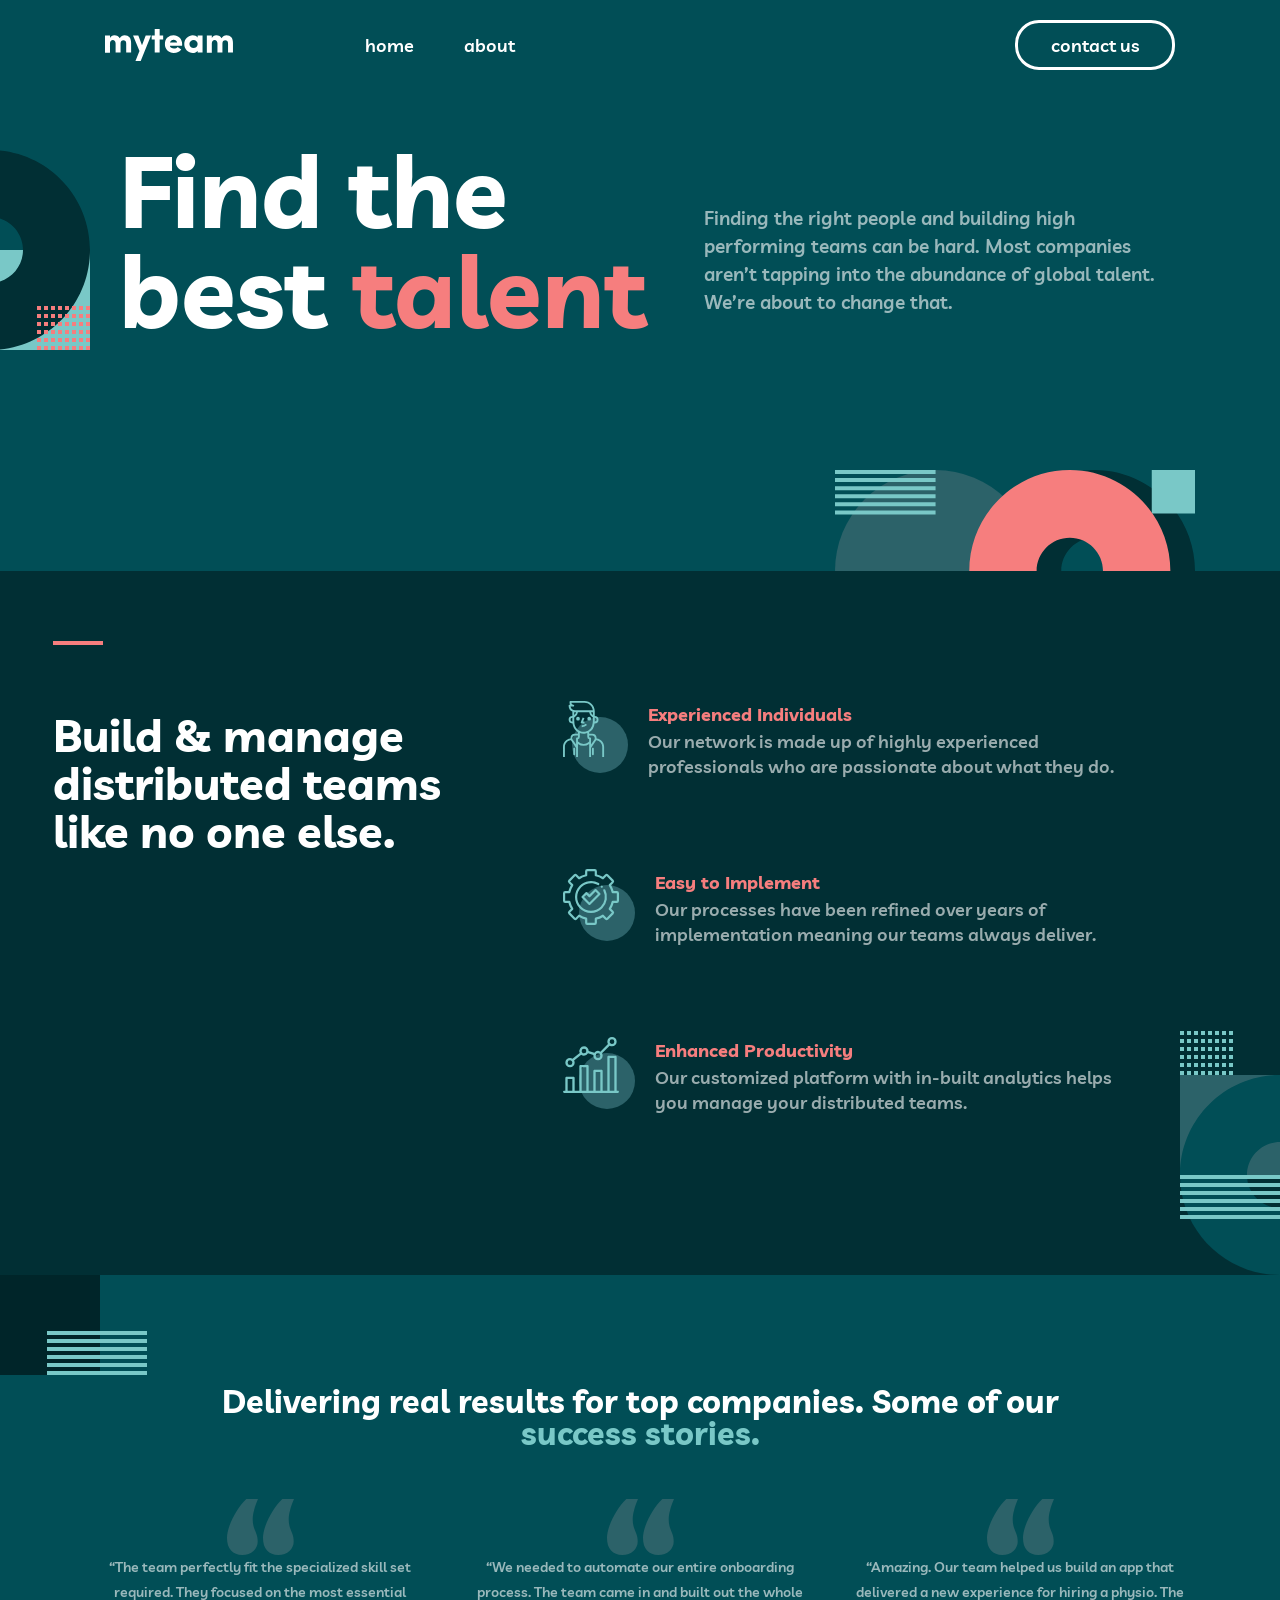
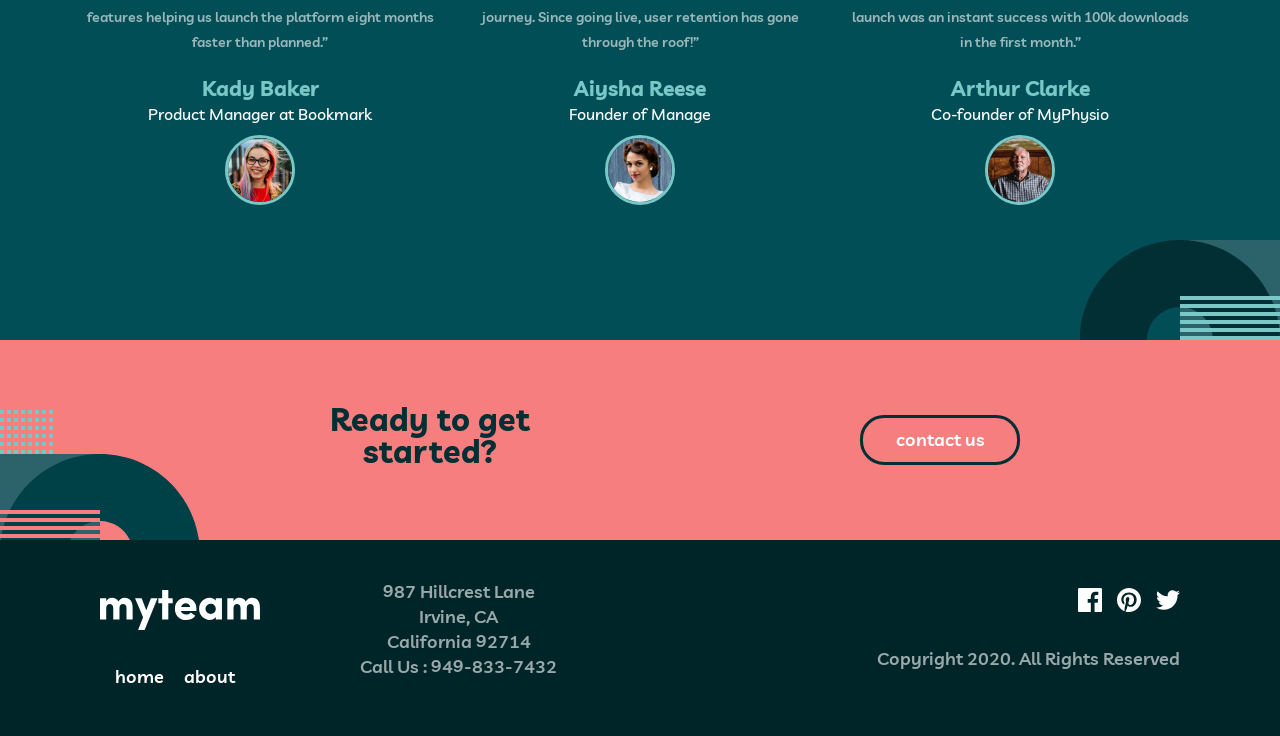
<file: index.html>
<!DOCTYPE html>
<html lang="en">
<head>
  <meta charset="UTF-8">
  <meta name="viewport" content="width=device-width, initial-scale=1.0">
  <link rel="stylesheet" href="./CSS/styles.css">
  <link rel="stylesheet" href="./CSS/index.css">
  <link rel="icon" type="image/png" sizes="32x32" href="./images/favicon-32x32.png">
  <link rel="preconnect" href="https://fonts.googleapis.com">
  <link rel="preconnect" href="https://fonts.gstatic.com" crossorigin>
  <link href="https://fonts.googleapis.com/css2?family=Barlow:ital,wght@0,100;0,200;0,300;0,400;0,500;0,600;0,700;0,800;0,900;1,100;1,200;1,300;1,400;1,500;1,600;1,700;1,800;1,900&family=Bitcount+Grid+Single:wght@100..900&family=Handlee&family=Ibarra+Real+Nova:ital,wght@0,400..700;1,400..700&family=Livvic:ital,wght@0,100;0,200;0,300;0,400;0,500;0,600;0,700;0,900;1,100;1,200;1,300;1,400;1,500;1,600;1,700;1,900&family=Momo+Signature&family=Noto+Sans+JP:wght@100..900&family=Outfit:wght@100..900&family=Public+Sans:ital,wght@0,100..900;1,100..900&family=Red+Hat+Display:ital,wght@0,300..900;1,300..900&family=Roboto:ital,wght@0,100..900;1,100..900&family=Yesteryear&display=swap" rel="stylesheet">
  <script src="./JavaScript/component.js" defer></script>
  <title>Frontend Mentor | myteam website challenge - Homepage</title>
</head>
<body>
  <site-header></site-header>

  <main>
    <img src="./assets/bg-pattern-home-1.svg" class="hero-pattern2">
    <div class="hero-container">
      
      <section class="hero-section">
        <h1>Find the best <span class="highlight">talent</span></h1>
        <p>
          Finding the right people and building high performing teams can 
          be hard. Most companies aren’t tapping into the abundance of global 
          talent. We’re about to change that.
        </p>
      </section>
      
      <img src="./assets/bg-pattern-home-2.svg" class="hero-pattern1">
    </div>

    <section class="content-container">
      <img src="./assets/bg-pattern-home-3.svg" class="content-pattern1">
      
      
      <div class="content-heading">
        <h2>Build & manage distributed teams like no one else.</h2>
      </div>

      <div class="content-card">
        <div class="card">
          <img src="./assets/icon-person.svg" alt="Person icon" class="card-icon">
          <h3>Experienced Individuals</h3>
          <p>Our network is made up of highly experienced professionals who are passionate about what they do.</p>
        </div>

        <div class="card">
          <img src="./assets/icon-cog.svg" alt="Cog icon" class="card-icon">
          <h3>Easy to Implement</h3>
          <p>Our processes have been refined over years of implementation meaning our teams always deliver.</p>
        </div>

        <div class="card">
          <img src="./assets/icon-chart.svg" alt="Chart icon" class="card-icon">            
          <h3>Enhanced Productivity</h3>
          <p>Our customized platform with in-built analytics helps you manage your distributed teams.</p>
        </div>
      </div>

      <img src="./assets/bg-pattern-home-3.svg" class="content-pattern2">
    </section>

    <div class="stories-container">
      <img src="./assets/bg-pattern-home-4-about-3.svg" class="stories-pattern">

      <div class="stories-heading">
        <h2>Delivering real results for top companies. Some of our <span class="highlight2">success stories.</span></h2>
      </div>

      <div class="stories">
        <div class="user-story">
          <img src="./assets/icon-quotes.svg" alt="quotes icon" class="quotes-icon">
          <p>
            “The team perfectly fit the specialized skill set required. They focused 
            on the most essential features helping us launch the platform eight months 
            faster than planned.”
          </p>  
          <h3>Kady Baker</h3>
          <span>Product Manager at Bookmark</span>
          <img src="./assets/avatar-kady.jpg" alt="Image of Kady Baker" class="avatar">
        </div>

        <div class="user-story">
          <img src="./assets/icon-quotes.svg" alt="quotes icon" class="quotes-icon">
          <p>
            “We needed to automate our entire onboarding process. The team came in and 
            built out the whole journey. Since going live, user retention has gone 
            through the roof!”
          </p>
          <h3>Aiysha Reese</h3>
          <span>Founder of Manage</span>
          <img src="./assets/avatar-aiysha.jpg" alt="Image of Aiysha Reese" class="avatar">
        </div>

        <div class="user-story">
          <img src="./assets/icon-quotes.svg" alt="quotes icon" class="quotes-icon">
          <p>
            “Amazing. Our team helped us build an app that delivered a new experience for 
            hiring a physio. The launch was an instant success with 100k downloads in the 
            first month.”
          </p>
          <h3>Arthur Clarke</h3>
          <span>Co-founder of MyPhysio</span>
          <img src="./assets/avatar-arthur.jpg" alt="Image of Arthur Clarke" class="avatar">
        </div>
      </div>
      

      <img src="./assets/bg-pattern-home-5.svg" class="stories-pattern2">
    </div>

    <div class="contact-container">
        <h2>Ready to get started?</h2>
        <a href="contact.html"class="contact-btn2">contact us</a>
        <img src="./assets/bg-pattern-home-6-about-5.svg" class="contact-pattern">
    </div>
  </main>

<site-footer></site-footer>

</body>
</html>
</file>
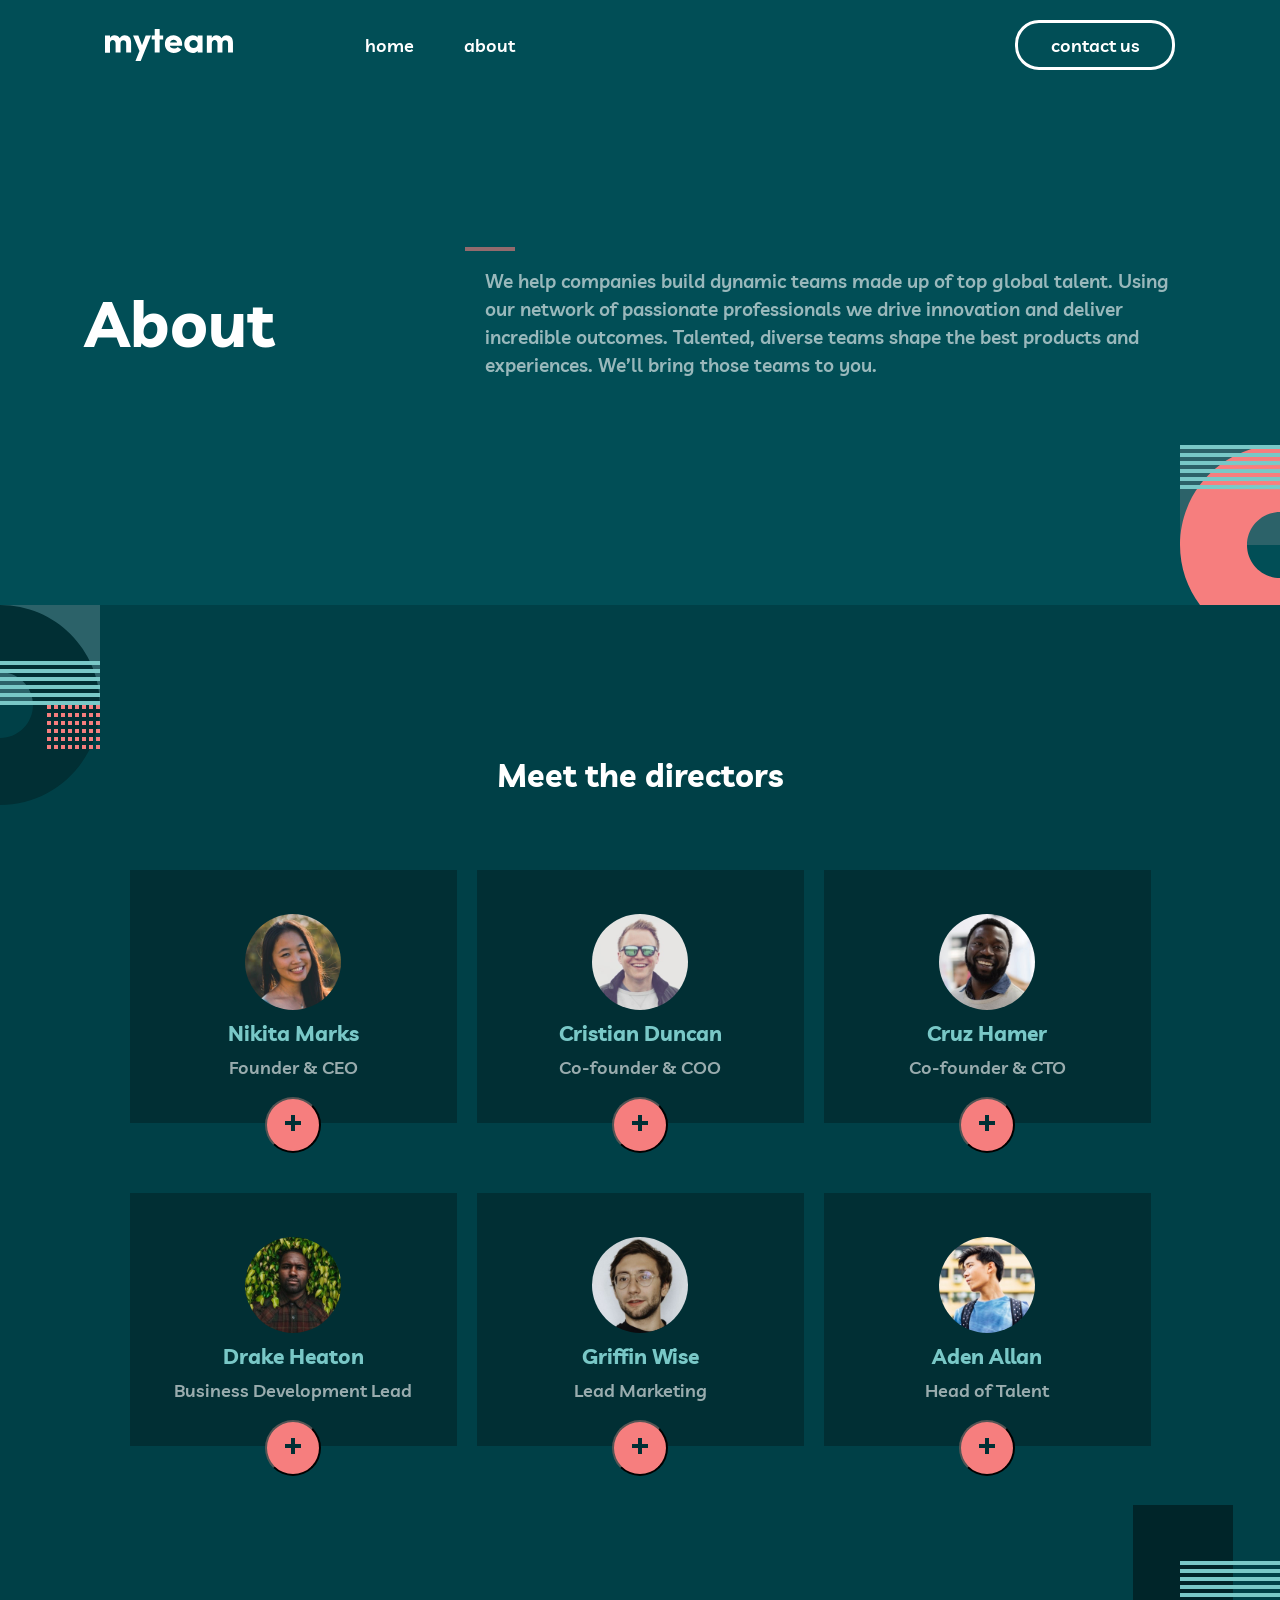
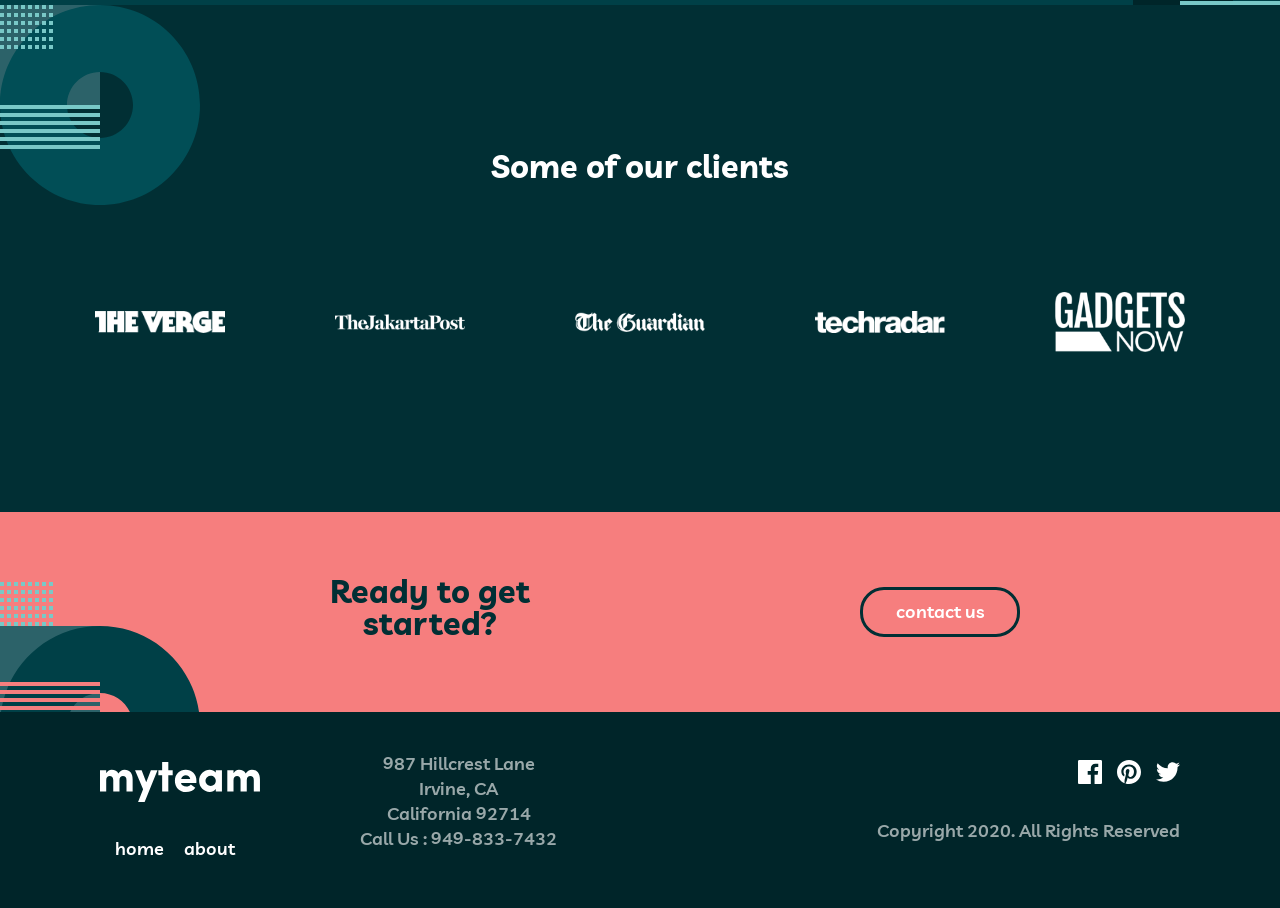
<file: about.html>
<!DOCTYPE html>
<html lang="en">
<head>
  <meta charset="UTF-8">
  <meta name="viewport" content="width=device-width, initial-scale=1.0">
  <link rel="stylesheet" href="./CSS/styles.css">
  <link rel="stylesheet" href="./CSS/about.css">
  <link rel="icon" type="image/png" sizes="32x32" href="./images/favicon-32x32.png">
  <link rel="preconnect" href="https://fonts.googleapis.com">
  <link rel="preconnect" href="https://fonts.gstatic.com" crossorigin>
  <link href="https://fonts.googleapis.com/css2?family=Livvic:ital,wght@0,100;0,200;0,300;0,400;0,500;0,600;0,700;0,900;1,100;1,200;1,300;1,400;1,500;1,600;1,700;1,900&display=swap" rel="stylesheet">
  <script src="./JavaScript/component.js" defer></script>
  <script src="./JavaScript/script.js" defer></script>
  <title>Frontend Mentor | myteam website challenge - About</title>
</head>
<body>
  <site-header></site-header>

  <main>
    <div class="about-container">
      <section class="about-section">
        <h1>About</h1>
        <p>
          We help companies build dynamic teams made up of top global talent. 
          Using our network of passionate professionals we drive innovation 
          and deliver incredible outcomes. Talented, diverse teams shape the 
          best products and experiences. We’ll bring those teams to you.
        </p>
      </section>
      <img src="./assets/bg-pattern-about-1-mobile-nav-1.svg" class="abt-pattern">
    </div>

    <div class="director-container">
      <img src="./assets/bg-pattern-about-2-contact-1.svg" class="director-pattern">
      <h2>Meet the directors</h2>
      <div class="director-cards">
        <div class="directors-profile">
          <div class="card-front">
            <img src="./assets/avatar-nikita.jpg" alt="nikita image" class="dir-img">
            <h3>Nikita Marks</h3>
            <p>Founder & CEO</p>
            <button class="cross-btn"><img src="./assets/icon-cross.svg" alt="cross icon"></button>
          </div>
          <div class="card-back">
            <h3>Nikita Marks</h3>
            <p>“It always amazes me how much talent there is in every corner of the globe.”</p>
            <div class="social-bar">
              <a href="#"><img src="./assets/icon-twitter.svg" alt="twitter icon" class="social-img"></a>
              <a href="#"><img src="./assets/icon-linkedin.svg" alt="linkedin icon" class="social-img"></a>
            </div>
            <button class="btn-close"><img src="./assets/icon-close.svg" alt="close icon"></button>
          </div>
        </div>


        <div class="directors-profile">
          <div class="card-front">
            <img src="./assets/avatar-christian.jpg" alt="cristian image" class="dir-img">
            <h3>Cristian Duncan</h3>
            <p>Co-founder & COO</p>
            <button class="cross-btn"><img src="./assets/icon-cross.svg" alt="cross icon"></button>
          </div>
          <div class="card-back">
            <h3>Cristian Duncan</h3>
            <p>“Distributed teams required unique processes. You need to approach work in a new way.”</p>
            <div class="social-bar">
              <a href="#"><img src="./assets/icon-twitter.svg" alt="twitter icon" class="social-img"></a>
              <a href="#"><img src="./assets/icon-linkedin.svg" alt="linkedin icon" class="social-img"></a>
            </div>
            <button class="btn-close"><img src="./assets/icon-close.svg" alt="close icon"></button>
          </div>
        </div>


        <div class="directors-profile">
          <div class="card-front">
            <img src="./assets/avatar-cruz.jpg" alt="cruz image" class="dir-img">
            <h3>Cruz Hamer</h3>
            <p>Co-founder & CTO</p>
            <button class="cross-btn"><img src="./assets/icon-cross.svg" alt="cross icon"></button>
          </div>
          <div class="card-back">
            <h3>Cruz Hamer</h3>
            <p>“Technology is at the forefront of enabling distributed teams. That's where we come in.”</p>
            <div class="social-bar">
              <a href="#"><img src="./assets/icon-twitter.svg" alt="twitter icon" class="social-img"></a>
              <a href="#"><img src="./assets/icon-linkedin.svg" alt="linkedin icon" class="social-img"></a>
            </div>
            <button class="btn-close"><img src="./assets/icon-close.svg" alt="close icon"></button>
          </div>
        </div>


        <div class="directors-profile">
          <div class="card-front">
            <img src="./assets/avatar-drake.jpg" alt="drake image" class="dir-img">
            <h3>Drake Heaton</h3>
            <p>Business Development Lead</p>
            <button class="cross-btn"><img src="./assets/icon-cross.svg" alt="cross icon"></button>
          </div>
          <div class="card-back">
            <h3>Drake Heaton</h3>
            <p>“Hiring similar people from similar backgrounds is a surefire way to stunt innovation.”</p>
            <div class="social-bar">
              <a href="#"><img src="./assets/icon-twitter.svg" alt="twitter icon" class="social-img"></a>
              <a href="#"><img src="./assets/icon-linkedin.svg" alt="linkedin icon" class="social-img"></a>
            </div>
            <button class="btn-close"><img src="./assets/icon-close.svg" alt="close icon"></button>
          </div>
        </div>


        <div class="directors-profile">
          <div class="card-front">
            <img src="./assets/avatar-griffin.jpg" alt="griffin image" class="dir-img">
            <h3>Griffin Wise</h3>
            <p>Lead Marketing</p>
            <button class="cross-btn"><img src="./assets/icon-cross.svg" alt="cross icon"></button>
          </div>
          <div class="card-back">
            <h3>Griffin Wise</h3>
            <p>“Unique perspectives shape unique products, which is what you need to survive these days.”</p>
            <div class="social-bar">
              <a href="#"><img src="./assets/icon-twitter.svg" alt="twitter icon" class="social-img"></a>
              <a href="#"><img src="./assets/icon-linkedin.svg" alt="linkedin icon" class="social-img"></a>
            </div>
            <button class="btn-close"><img src="./assets/icon-close.svg" alt="close icon"></button>
          </div>
        </div>


        <div class="directors-profile">
          <div class="card-front">
            <img src="./assets/avatar-aden.jpg" alt="aden image" class="dir-img">
            <h3>Aden Allan</h3>
            <p>Head of Talent</p>
            <button class="cross-btn"><img src="./assets/icon-cross.svg" alt="cross icon"></button>
          </div>
          <div class="card-back">
            <h3>Aden Allan</h3>
            <p>“Empowered teams create truly amazing products. Set the north star and let them follow it.”</p>
            <div class="social-bar">
              <a href="#"><img src="./assets/icon-twitter.svg" alt="twitter icon" class="social-img"></a>
              <a href="#"><img src="./assets/icon-linkedin.svg" alt="linkedin icon" class="social-img"></a>
            </div>
            <button class="btn-close"><img src="./assets/icon-close.svg" alt="close icon"></button>
          </div>
        </div>
      </div>

      <img src="./assets/bg-pattern-home-4-about-3.svg" class="director-pattern2">
    </div>

    <div class="clients-container">
      <img src="./assets/bg-pattern-about-4.svg" class="client-pattern">
      <h2>Some of our clients</h2>
      <div class="clients">
        <img src="./assets/logo-the-verge.png" alt="the verge logo" class="client-logo">
        <img src="./assets/logo-jakarta-post.png" alt="the jakarta post logo" class="client-logo">
        <img src="./assets/logo-the-guardian.png" alt="the gueardian logo" class="client-logo">
        <img src="./assets/logo-tech-radar.png" alt="tech radar logo" class="client-logo">
        <img src="./assets/logo-gadgets-now.png" alt="gadgets now logo" class="client-logo">
      </div>
    </div>

    <div class="contact-container">
        <h2>Ready to get started?</h2>
        <a href="contact.html" class="contact-btn2">contact us</a>
        <img src="./assets/bg-pattern-home-6-about-5.svg" class="contact-pattern">
    </div>
  </main>

  <site-footer></site-footer>
  
</body>
</html>
</file>
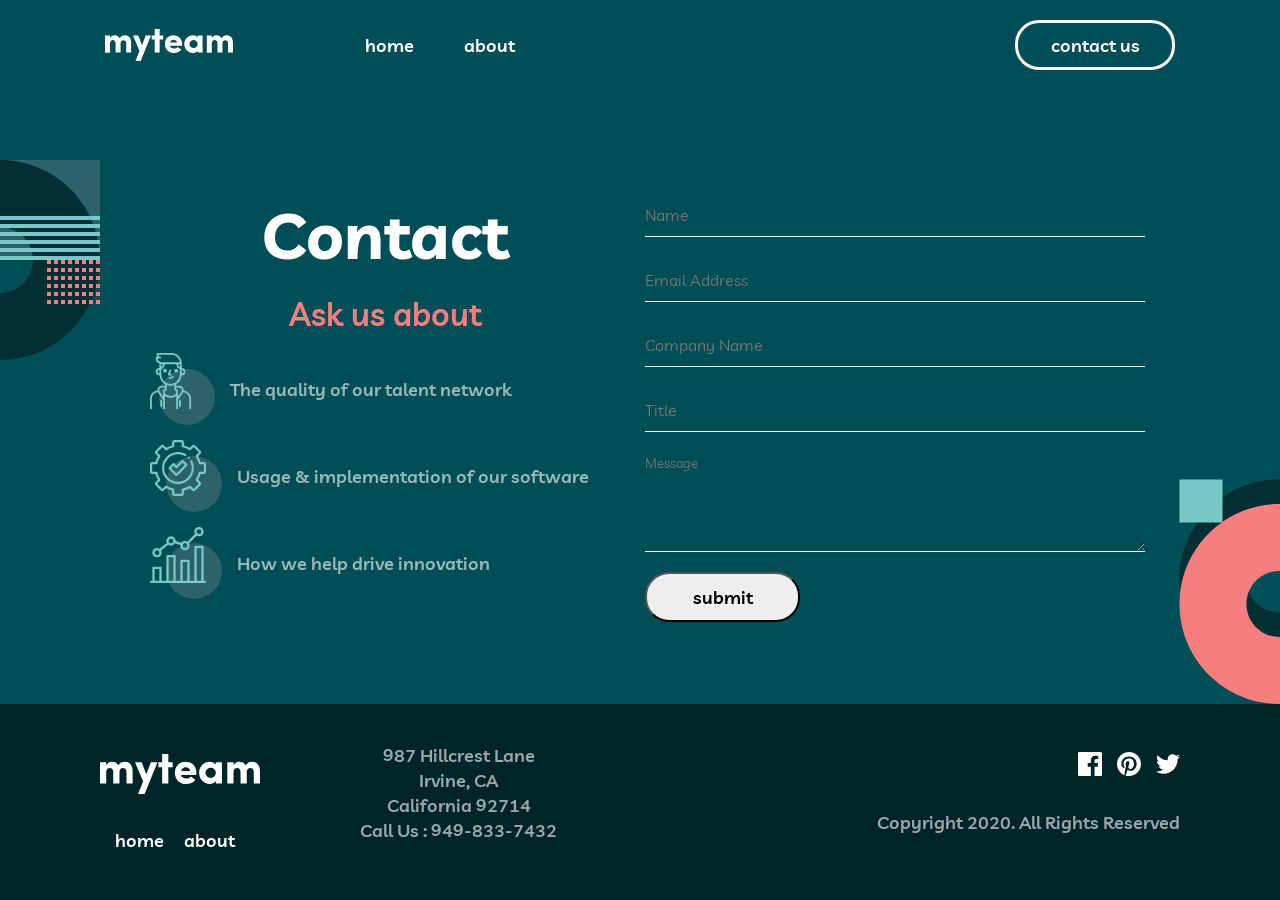
<file: contact.html>
<!DOCTYPE html>
<html lang="en">
<head>
  <meta charset="UTF-8">
  <meta name="viewport" content="width=device-width, initial-scale=1.0">
  <link rel="stylesheet" href="./CSS/styles.css">
  <link rel="stylesheet" href="./CSS/contact.css">
  <link rel="icon" type="image/png" sizes="32x32" href="./images/favicon-32x32.png">
  <link rel="preconnect" href="https://fonts.googleapis.com">
  <link rel="preconnect" href="https://fonts.gstatic.com" crossorigin>
  <link href="https://fonts.googleapis.com/css2?family=Livvic:ital,wght@0,100;0,200;0,300;0,400;0,500;0,600;0,700;0,900;1,100;1,200;1,300;1,400;1,500;1,600;1,700;1,900&display=swap" rel="stylesheet">
  <script src="./JavaScript/component.js" defer></script>
  <script src="./JavaScript/script.js" defer></script>
  <title>Frontend Mentor | myteam website challenge - Contact</title>
</head>
<body>
  <site-header></site-header>
  
  <main>
    <div class="contact-case">
      <img src="./assets/bg-pattern-about-2-contact-1.svg" class="contact-pattern1">
      <div class="contact-content">
        <section>
          <h1>Contact</h1>
          <span class="highlight">Ask us about</span>
        </section>

        <div class="inner-content">
          <img src="./assets/icon-person.svg" alt="Person icon" class="card-icon">
          <p>The quality of our talent network</p>
        </div>

        <div class="inner-content">
          <img src="./assets/icon-cog.svg" alt="cog icon" class="card-icon">
          <p>Usage & implementation of our software</p>
        </div>

        <div class="inner-content">
          <img src="./assets/icon-chart.svg" alt="chart icon" class="card-icon">
          <p>How we help drive innovation</p>
        </div>
      </div>

      <form class="contact-form" action="#" method="post">
        <fieldset>
            <label for="name">Name</label>
            <input required type="text" id="name" name="name" placeholder="Name" pattern="[A-Za-z\s]+">
            <label for="email">Email Address</label>
            <input required type="email" id="email" name="email" placeholder="Email Address">
            <label for="company">Company Name</label>
            <input type="text" id="company" name="company" placeholder="Company Name">
            <label for="title">Title</label>
            <input type="text" id="title" name="title" placeholder="Title">
            <label for="message">Message</label>
            <textarea required id="message" name="message" placeholder="Message" cols="60" rows="6"></textarea>
          </fieldset>
          <button type="submit" class="submit-btn">submit</button>
      </form>

      <img src="./assets/bg-pattern-contact-2.svg" class="contact-pattern2">
    </div>
    
  </main>
  
<site-footer></site-footer>
  
</body>
</html>
</file>
<file: CSS/styles.css>
* {
    margin: 0;
    padding: 0;
    font-family: 'Livvic', sans-serif;
    box-sizing: border-box;
}

body {
    background-color: #014E56;
    font-weight: 600;
    font-size: 18px;
    color: white;
    overflow-x: hidden;   
}

main {
    display: flex;
    flex-direction: column;
    align-items: center;
    
}

h1, h2, h3 {
    font-family: 'Livvic', sans-serif;
    font-weight: 700;
}

.highlight {
    color: #F67E7E;
}


.contact-btn, .contact-btn2 {
    width: 160px;
    height: 50px;
    border-radius: 24px;
    font-weight: 600;
    cursor: pointer;
    font-size: 1em;
    display: flex;
    justify-content: center;
    align-items: center;
}

.contact-btn {
    background-color: #014E56;
    color: #ffffff;
    border: 3px solid #ffffff;
}

.contact-btn:hover {
    background-color: #ffffff;
    border: 3px solid #014E56;
    color: #014E56;
}

.mobile-btn:hover {
    background-color: #ffffff;
    border: 3px solid #014E56;
    color: #014E56;
}

nav ul {
    width: 150px;
}

/*Mobile first*/
/*header*/
header {
    width: 100%;
    max-width: 327px;
    display: flex;
    justify-content: space-between;
    align-items: center;
    padding: 20px;
    margin: 50px auto;
}

.desktop-nav {
    display: none;
}

.logo {
    width: 128px;
}

ul {
    list-style: none;
}

a {
    text-decoration: none;
    color: white;
    font-size: 1em;
    cursor: pointer;
}

a:hover {
    color: #F67E7E;
}

/*contact container*/
.contact-container {
    background-color: #F67E7E;
    width: 100%;
    max-width: 430px;
    height: 302px;
    display: flex;
    flex-direction: column;
    align-items: center;
    justify-content: center;
    position: relative;
    text-align: center;
    overflow: hidden;
    z-index: 1;
}

.contact-container h2 {
    width: 327px;
    font-size: 2rem;
    line-height: 32px;
    margin-bottom: 10px;
    font-weight: 700;
    color: #012F34;
}

.contact-pattern {
    position: absolute;
    top: 175px;
    left: 0;
    z-index: -1;
}

.contact-btn2 {
    background-color: #F67E7E;
    border: 3px solid #012F34;
}

.contact-btn2:hover {
    background-color: #012F34;
    border: 3px solid #F67E7E;
    color: #ffffff;
}

/*footer*/
footer {
    background-color: #002529;
    width: 100%;
    max-width: 430px;
    height: 435px;
   
    justify-self: center; /*aligns the footer to the center of the page may or may not work in older browser*/
    margin: 0 auto;/*aligns the footer to the center of the page if the justify self does not work*/
    text-align: center;
}

.footer-mobile {
    display: flex;
    flex-direction: column;
    align-items: center;
}

.footer-tablet, .footer-desktop {
    display: none;
}

.footer-logo {
    margin: 50px 0 30px 0;
}

.footer-nav ul {
    display: flex;
    flex-direction: row;
    justify-content: center;
    align-items: center;
    gap: 20px;
    margin-bottom: 30px;
}

.address p {
    font-weight: 600;
    line-height: 25px;
    color: #ffffff;
    opacity: 0.6;
    margin-bottom: 50px;
}

p {
    opacity: 0.6;
}

.social-links {
    display: flex;
    flex-direction: row;
    justify-content: space-evenly;
    align-items: center;
    gap: 20px;
    margin-bottom: 20px;
}

.social-img:hover {
    filter: brightness(0) saturate(100%) invert(69%) sepia(36%) saturate(1107%) hue-rotate(310deg) brightness(106%) contrast(93%);
}


/*mobile-hamburger*/
.hamburger-icon, .close-icon {
        background-color: #2C6269;
    }

    .nav-desktop {
        display: none;
    }

    .hamburger-btn, .close-btn {
        display: flex;
        border: none;
        cursor: pointer;
    }

    .close-btn {
        margin-top: 200px;
    }


    .close-icon {
        display: none;
    }

    .hamburger-btn.active .hamburger-icon {
        display: none;
    }

    .mobile-nav.active .close-icon {
        display: flex;
    }

    .mobile-nav {
        width: 255px;
        height: 100%;
        background-color: #2C6269;
        position: fixed;   
        top: 0;
        right: 0;
        width: 255px;
        height: 100vh;
        z-index: 1000;
        display: none;
    }

    .mobile-nav .close-btn{
        position: absolute;
        top: -150px;
        right: 20px;
    }

    .mobile-nav nav {
        position: absolute;
        top: 100px;
    }

    .mobile-nav ul {
        position: relative;
        left: -30px;
    }

    .mobile-nav a:hover {
        color: #F67E7E;
    }

    .mobile-nav.active { 
        display: flex;
        flex-direction: column;
        align-items: center;
    }

    .mobile-nav a {
        color: white;
    }

    .mobile-nav ul {
        list-style: none;
        display: flex;
        flex-direction: column;
        justify-content: center;
        align-items: left;
        margin: 30px;
    }

    .mobile-nav li {
        margin: 10px 0;
    }

    .nav-pattern {
        position: absolute;
        top: 500px;
        right: -100px;
    }



/*tablet*/
@media (min-width: 768px) {
    header {
        width: 100%;
        max-width: 690px;
        display: flex;
        align-items: center;
        margin: auto;
    }

    .desktop-nav {
        display: flex;
        flex-direction: row;
        justify-content: space-between;
        align-items: center;
        gap: 200px;
    }

    .desktop-nav ul {
        display: flex;
        flex-direction: row;
        justify-content: space-between;
        align-items: center;
        gap: 50px;
    }

    .hamburger-btn, .mobile-nav {
        display: none;
    }

    .contact-container {
        background-color: #F67E7E;
        width: 100%;
        max-width: 100%;
        height: 200px;
        flex-direction: row;
        justify-content: space-evenly;
    }

    .contact-container h2 {
        width: 340px;
    }

    .contact-pattern {
        position: absolute;
        top: 70px;
        left: 0;
    }

    footer {
        height: 271px;
    }

    .footer-mobile, .footer-desktop {
        display: none;
    }

    .footer-tablet {
        display: flex;
        flex-direction: row;
        justify-content: space-between;
        align-items: center;
        padding: 0 50px;
    }

    .tablet-address p {
        margin: 25px 0;
    }

    footer {
        width: 100%;
        max-width: 100%;
        height: 271px;
    }

    .address {
        display: flex;
        
    }
}

/*desktop*/
@media (min-width: 1024px) {
    html, body {
        height: 100%;
    }

    body{
        display: flex;
        flex-direction: column;
        min-height: 100vh;
    } 
    
    main {
        flex: 1;
    }

    header {
        max-width: 1110px;
    }

    .desktop-nav {
        gap: 500px;
    }

    footer {
        height: 196px;
    }

    .footer-mobile, .footer-tablet {
        display: none;
    }

    .footer-desktop {
        display: flex;
        justify-content: space-between;
        align-items: center;
        padding: 0 100px;
    }

    .link-address {
        display: flex;
        justify-content: space-between;
        gap: 100px;
    }

    .address p {
        margin: 0;
    }

    .address {
        align-items: center;
    }

    .socials-links {
        display: flex;
        justify-content: flex-end;
        align-items: center;
        gap: 15px;
        margin-bottom: 30px;
    }
}
</file>
<file: CSS/index.css>
/*hero section*/
.hero-container {
    width: 100%;
    max-width: 430px;
    display: flex;
    flex-direction: column;
    align-items: center;
    text-align: center;
}

.hero-section {
    width: 327px;
}

.hero-section h1 {
    line-height: 40px;
    padding: auto;
    margin-bottom: 10px;
}

.hero-section p {
    line-height: 28px;
    margin: 10px 0 50px 0;
}

.hero-pattern1 {
    width: 100%;
}

.hero-pattern2 {
    display: none;
}


/*content section*/
.content-container {
    background-color: #012F34;
    width: 100%;
    max-width: 430px;
    position: relative;
    display: flex;
    flex-direction: column;
    align-items: center;
    justify-content: center;
    overflow-x: hidden;
}

.inner-container {
    position: relative;
    display: flex;
    flex-direction: column;
    align-items: center;
    justify-content: center;
}

.content-heading {
    width: 240px;
    text-align: left;
    font-size: 2rem;
    padding-top: 50px;
    position: relative;
    top: 60px;
    left: -50px;
}

.content-heading h2 {
    width: 240px;
}

.content-heading::before {
    content: "";
    height: 4px;
    width: 50px;
    background-color: #F67E7E;
    position: absolute;
    top: 0px;
    left: 0;
}

.content-pattern1 {
    position: absolute;
    top: 0;
    right: -100px;
}

.content-pattern2 {
    display: none;
}

.content-card {
    display: flex; 
    flex-direction: column;
    margin-top: 100px;
}

.card {
    display: flex;
    flex-direction: column;
    align-items: center;
    text-align: center;
    padding: 10px;
}

.card h3 {
    color: #F67E7E;
    font-size: 1.3rem;
    margin: 20px 0;
    line-height: 28px;
}

.card p {
    line-height: 28px;
    margin-bottom: 50px;
}


/*stories section*/
.stories-container {
    width: 100%;
    max-width: 430px;
    display: flex;
    flex-direction: column;
    align-items: center;
    text-align: center;
    position: relative;
}

.stories-pattern {
    align-self: flex-start;
}

.stories-heading {
    width: 325px;
    margin-top: 50px;
    margin-bottom: 25px;
}

.stories-heading h2 {
    font-size: 2rem;
    line-height: 32px;
}

.highlight2 {
    color: #79C8c7;
}

.user-story {
    display: flex;
    flex-direction: column;
    align-items: center;
    text-align: center;
    margin: 25px 0;
}

.user-story h3 {
    color: #79C8C7;
    margin: 20px 0 2px 0;
}

.user-story span {
    color: #ffffff;
    font-weight: 500;
    line-height: 18px;
    font-size: 0.9em;
    margin: 2px;
}

.avatar {
    width: 70px;
    height: 70px;
    border-radius: 50%;
    border: 3px solid #79C8C7;
    margin: 10px;
}

.stories-pattern2 {
    align-self: flex-end;
}



/*tablet*/
@media (min-width: 768px) {
    .hero-container {
        width: 100%;
        max-width: 100%;
    }

    .hero-section {
        width: 685px;
        display: flex;
        flex-direction: column;
        align-items: center;
        margin: 50px 0 100px 0;
    }

    .hero-section h1 {
        line-height: 56px;
        margin-bottom: 30px;
        font-size: 3.5em;
        padding: 0 150px;
    }

    .hero-section p {
        line-height: 28px;
        font-size: .8em;
        width: 457px;
    }

    .hero-pattern1 {
        width: 360px;
    }

    .content-container {
        max-width: 100%;
    }

    .content-heading {
        width: 500px;
        font-size: 1em;
        padding-top: 30px;
        top: 60px;
        left: -40px;
    }

    .content-heading h2 {
        width: 500px;
    }

    .content-pattern {
        position: absolute;
        top: 0;
        right: -100px;
    }

    .content-card {
        display: flex; 
        flex-direction: column;
        margin: 100px;
        width: 575px;
    }

    .card {
        display: block;
        flex-direction: row;
        text-align: left;
        margin: 20px 0;
    }

    .card h3 {
        color: #F67E7E;
        font-size: 1em;
        margin: 0;
    }

    .card p {
        line-height: 25px;
        margin-bottom: 30px;
        font-weight: 600;
    }

    .card-icon {
        float: left;
        margin-right: 20px;
    }

    .stories-container {
        max-width: 100%;
    }

    .stories-heading {
        width: 575px;
        margin-top: 10px;
        margin-bottom: 25px;
    }

    .stories-heading h2 {
        font-size: 2rem;
        line-height: 32px;
    }

    .user-story {
        width: 575px;
    }

    .user-story h3 {
        color: #79C8C7;
        margin: 20px 0 2px 0;
    }

    .user-story span {
        color: #ffffff;
        font-weight: 500;
        line-height: 18px;
        font-size: 0.9em;
        margin: 2px;
    }

    .avatar {
        width: 70px;
        height: 70px;
        border-radius: 50%;
        border: 3px solid #79C8C7;
        margin: 10px;
    }

    .stories-pattern2 {
        align-self: flex-end;
    }
}

/*desktop*/
@media (min-width: 1024px) {
    .hero-container {
        max-width: 1110px;
    }

    .hero-section {
        width: 100%;
        flex-direction: row;
        justify-content: space-evenly;
    }

    .hero-section h1 {
        text-align: left;
        line-height: 100px;
        font-size: 6.25rem;
        width: 550px;
        padding: 0;
    }

    .hero-section p {
        padding-top: 50px;
        font-size: 1.2rem;
        text-align: left;
    }

    .hero-pattern1 {
        align-self: flex-end;
    }

    .hero-pattern2 {
        display: flex;
        position: absolute;
        left: -110px;
        top: 150px;
        z-index: -1;
    }

    .content-container {
        flex-direction: row;
    }

    .content-pattern1 {
        display: none;
    }

    .content-pattern2 {
        display: flex;
        position: absolute;
        right: -100px;
        bottom: 0;
    }

    .content-heading, .content-heading h2 {
        width: 400px;
        font-size: 2.8rem;
        line-height: 48px;
        position: relative;
        padding-top: 40px;
        top: -90px;
        left: 0;
    }

    .content-heading::before {
        position: absolute;
        top: -80px;
        left: 0;
    }

    .stories {
        width: 100%;
        max-width: 1110px;
        gap: 5px;
        display: flex;
        justify-content: space-between;
        flex-direction: row;
    }

    .stories-heading {
        width: 900px;
    }

    .stories-heading {
        font-size: 3rem;
    }

    .user-story {
        width: 100%;
        max-width: 350px;
    }

    .user-story p {
        font-size: .9rem;
        line-height: 25px;
    }
}
</file>
<file: CSS/about.css>
.about-container {
    width: 100%;
    max-width: 430px;
    display: flex;
    flex-direction: column;
    align-items: center;
    text-align: center;
    overflow: hidden;
    position: relative;
}

.about-section {
    width: 327px;
    margin-bottom: 50px;
}

.about-section h1 {
    line-height: 40px;
    padding: auto;
    margin-bottom: 10px;
    font-size: 3rem;
}

.about-section p {
    line-height: 28px;
    margin: 10px 0 50px 0;
}

.abt-pattern {
    position: absolute;
    top: 280px;
    right: -100px;
    z-index: -1;
}

/*directors section*/
.director-container {
    background-color: #004047;
    width: 100%;
    max-width: 430px;
    position: relative;
    display: flex;
    flex-direction: column;
    align-items: center;
    justify-content: center;
    overflow: hidden;
}

.director-pattern {
    position: absolute;
    top: -100px;
    left: -100px;
}

.director-pattern2 {
    align-self: flex-end;
}

.director-container h2 {
    margin-top: 95px;
    font-size: 2rem;
}

.director-cards {
    margin-top: 50px;
    display: flex;
    flex-direction: column;
}

.directors-profile {
    background-color: #012F34;
    width: 327px;
    height: 253px;
    margin: 25px 0;
    display: flex;
    justify-content: center;
    align-items: center;
    position: relative;
}

.directors-profile button {
    width: 56px;
    height: 56px;
    border-radius: 50%;
    position: absolute;
    bottom: -30px;
    cursor: pointer;
}

.social-bar {
    display: flex;
    justify-content: space-between;
    gap: 15px;
}

.cross-btn {
    background-color: #f67e7e;
}

.btn-close {
    background-color: #79c8c7;
}

.cross-btn:hover {
    background-color: #79c8c7;
}

.btn-close:hover {
    background-color: #f67e7e;
}

.btn-close img {
    filter: brightness(0) saturate(100%) invert(12%) sepia(42%) saturate(676%) hue-rotate(139deg) brightness(92%) contrast(101%);
}

.directors-profile h3 {
    color: #79c8c7;
    margin: 10px;
}

.card-back p {
    margin: 12px;
    font-size: 0.9rem;
    line-height: 25px;
}


/*flippable card*/
.card-front, .card-back {
    background-color: #012F34;
    width: 279px;
    height: 165px;
    display: flex;
    flex-direction: column;
    align-items: center;
    text-align: center;
}

.card-back {
    display: none;
}

.dir-img {
    width: 96px;
    height: 96px;
    border-radius: 50%;
}

/**/
.directors-profile.active .card-front {
    display: none;
}

.directors-profile.active .card-back {
    display: flex;
}


/*client-container*/
.clients-container {
    background-color: #012F34;
    width: 100%;
    max-width: 430px;
    display: flex;
    flex-direction: column;
    justify-content: center;
    align-items: center;
    text-align: center;
    overflow: hidden;
    position: relative;
}

.client-pattern {
    position:  absolute;
    top: -100px;
    left: -100px;
}

.clients-container h2 {
    width: 327px;
    margin-top: 95px ;
    font-size: 2rem;
    line-height: 32px;
    font-weight: bold;
}

.clients {
    display: flex;
    justify-content: center;
    align-items: center;
    flex-direction: column;
    margin: 70px;
}

.client-logo {
    margin: 30px 0;
    width: 250px;
}

/*tablet*/
@media (min-width: 768px) {
    .about-container {
        max-width: 100%;
        height: 556px;
        justify-content: center;
    }

    .about-section {
        width: 683px;
        padding: 0 70px;
    }

    .about-section h1 {
        font-size: 4rem;
        margin-bottom: 35px;
    }

    .abt-pattern {
        top: 355px;
    }

    .director-container {
        max-width: 100%;
    }

    .director-pattern {
        top: 0;
    }

    .director-cards {
        display: grid;
        grid-template-columns: repeat(2, 1fr);
        gap: 20px;
    }

    .clients-container {
        max-width: 100%;
    }

    .client-pattern {
        left: 0;
    }

    .clients {
        flex-direction: row;
        gap: 30px;
        padding: 10px;
        width: 690px;
    }

    .client-logo {
        width: 110px;
    }
}

/*desktop*/
@media (min-width: 1024px) {
    .about-container {
        height: 515px;
    }

    .about-section {
        width: 1110px;
        display: flex;
        flex-direction: row;
        justify-content: space-between;
        align-items: center;
        padding: 0;
        gap: 30px;
    }

    .about-section p {
        width: 730px;
        margin: 0;
        text-align: left;
        line-height: 28px;
        font-size: 1.2rem;
        padding: 20px;
        position: relative;
    }

    .about-section p::before {
        content: "";
        height: 4px;
        width: 50px;
        background-color: #F67E7E;
        position: absolute;
        top: 0px;
        left: 0;
    }

    .about-section h1 {
        margin: 0;
    }

    .director-container {
        height: 1000px;
    }

    .director-cards {
        display: grid;
        grid-template-columns: repeat(3, 1fr);
        gap: 20px;
        margin-bottom: 80px;
    }

    .director-pattern2 {
        position: absolute;
        bottom: 0;
    }

    .clients-container {
        padding: 50px;
    }

    .clients {
        max-width: 100%;
        width: 1110px;
        justify-content: space-between;
    }

    .client-logo {
        width: 130px;
    }

    .client-pattern {
        top: 0;
    }
}
</file>
<file: CSS/contact.css>
.submit-btn {
    width: 155px;
    height: 50px;
    border-radius: 24px;
    font-weight: 600;
    cursor: pointer;
    font-size: 1em;
}

main {
    position: relative;
}

.contact-case {
    width: 100%;
    max-width: 430px;
    overflow: hidden;
    position: relative;
}

.contact-content {
    width: 100%;
    max-width: 430px;
}

.contact-content section {
    text-align: center;
}

h1 {
   font-size: 3rem; 
   margin: 15px 0;
}

span {
   font-size: 2rem; 
   line-height: 48px;
}

.inner-content {
    display: flex;
    justify-content: space-evenly;
    align-items: center;
}

.inner-content p {
    width: 232px;
}

.contact-form {
    width: 100%;
    max-width: 430px;
    margin-bottom: 80px;
}

fieldset {
    display: flex;
    flex-direction: column;
    justify-content: center;
    align-items: center;
    border: none;
}

textarea {
    border: none;
    border-bottom: white 1px solid;
}

label {
    visibility: hidden;
}

input {
    background-color: #014E56;
    width: 400px;
    height: 42px;
    border: none;
    border-bottom: white 1px solid;
    color: white;
}

input::placeholder {
    font-size: 1rem;
    line-height: 25px;
}

input:focus {
    border-color: #5fb4a2;
    outline: none;
}

input:user-valid {
    border-color: #5fb4a2;
}

input:not(:placeholder-shown):invalid { 
  border-color: red;
}


textarea {
    background-color: #014E56;
    margin-bottom: 20px;
    color: white;
}

.contact-pattern1 {
    display: none;
}

.contact-pattern2 {
    position: absolute;
    bottom: -100px;
    right: -100px;
    z-index: -1;
}



/*tablet*/
@media (min-width: 768px) {
    .contact-case {
        width: 100%;
        max-width: 100%;
        display: flex;
        justify-content: center;
        align-items: center;
        flex-direction: column;
    }
    
    .contact-content {
        width: 100%;
        max-width: 520px;
        margin-top: 60px;
    }

    h1 {
        font-size: 4rem;
    }

    .inner-content {
        margin: 15px;
    }

    .inner-content p {
        width: 420px;
        margin: 15px;
    }

    .contact-form {
        max-width: 520px;
        margin: 20px 0 120px 0;
    }

    input {
        width: 520px;
    }

    textarea {
        width: 520px;
    }

    .contact-pattern1 {
        display: flex;
        position: absolute;
        left: -100px;
        top: 70px;
        z-index: -1;
    }

    .contact-pattern2 {
        bottom: 0px;
    }
}

/*desktop*/
@media (min-width: 1024px) {
    .contact-case {
        flex-direction: row;
        height: 100%;
    }

    .contact-content {
        margin: 60px 10px 60px 0;
        max-width: 500px;
    }

    .contact-form {
        margin: 60px 0 60px 0px;
        max-width: 500px;
    }

    input {
        width: 500px;
    }

    textarea {
        width: 500px;
    }
}
</file>
